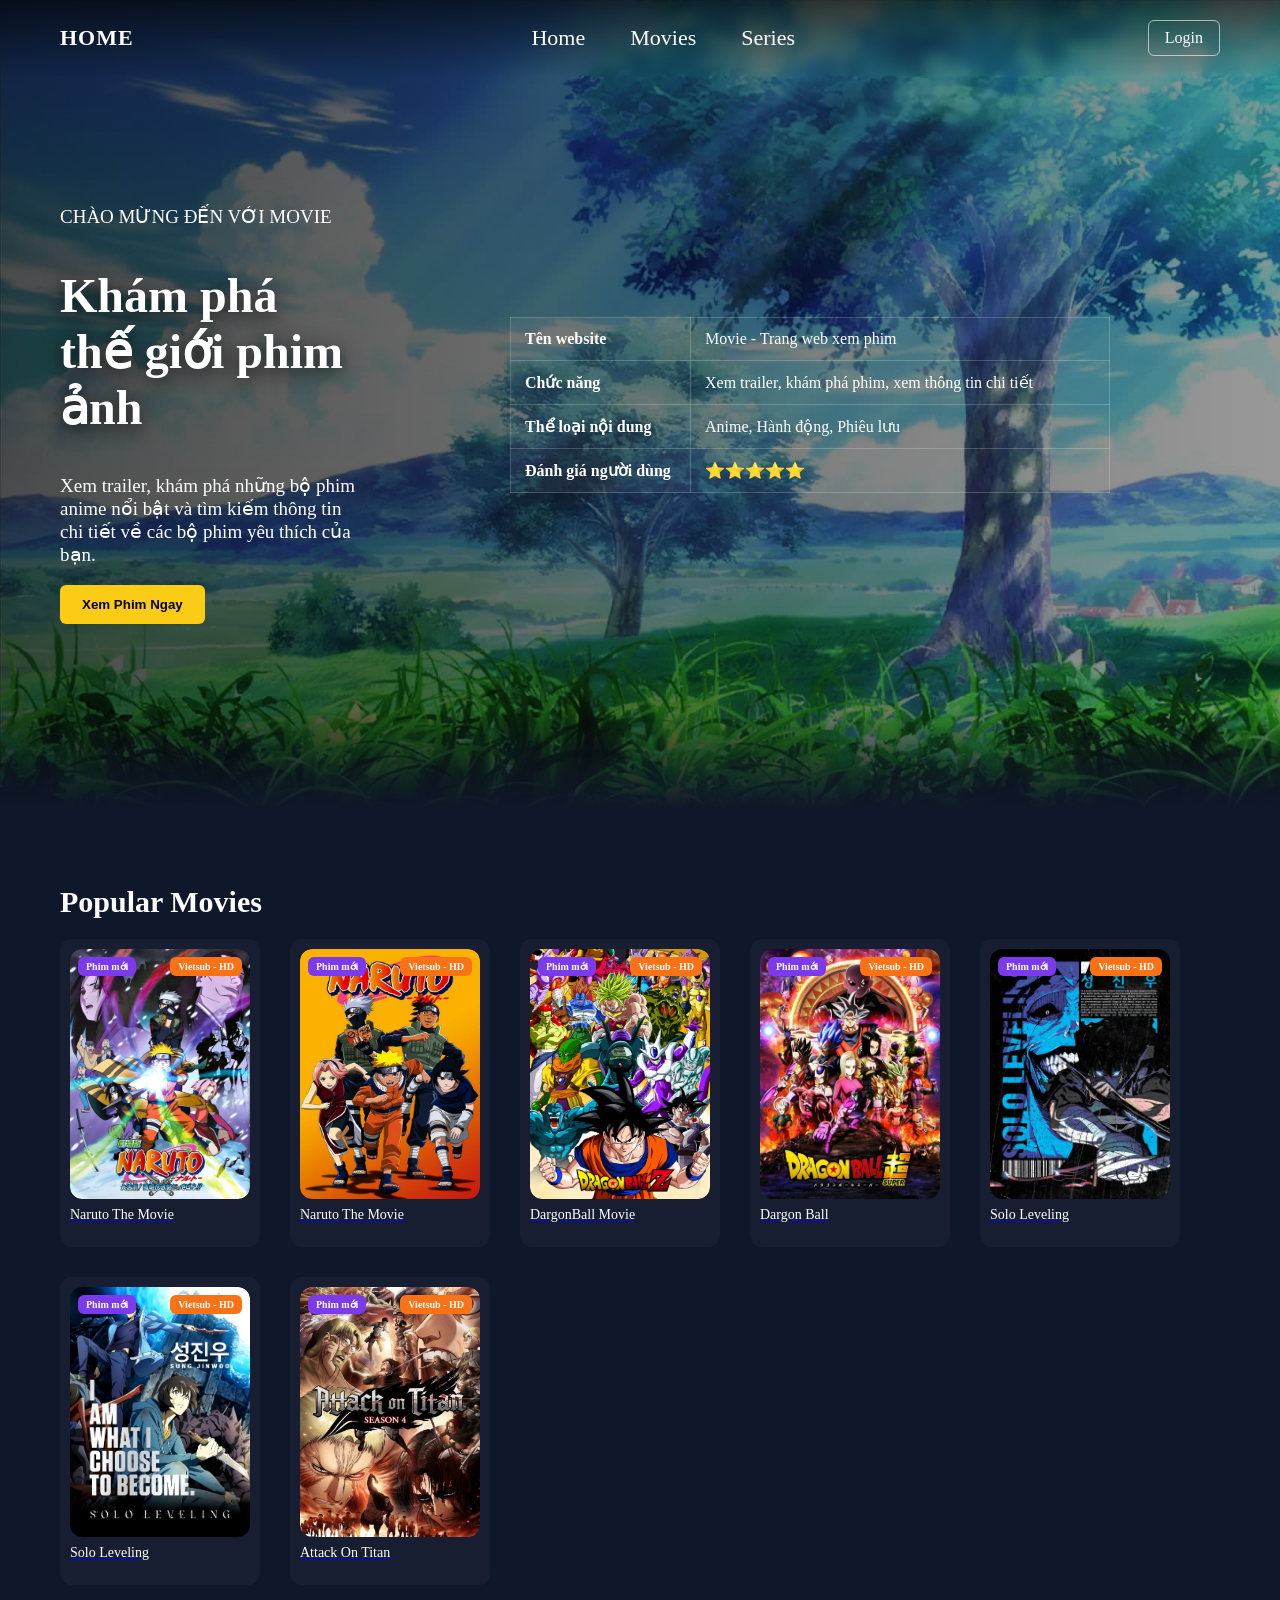
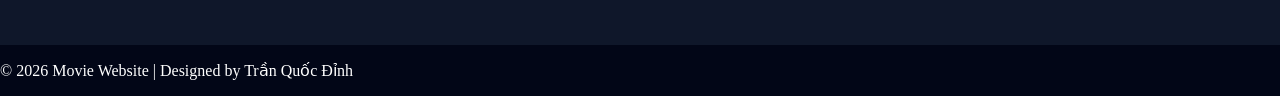
<file: index.html>
<!Doctype html>
<!-- update -->
<html lang="vi">

<head>
    <meta charset="utf-8">
    <title> Phim Peak</title>
    <link rel="stylesheet" href="css/stylehome.css">

</head>



<body>
    <!-- checkbox ẩn -->
    <input type="checkbox" id="openLogin" hidden>

    <header class="header">
        <div class="logo">HOME</div>

        <nav class="menu">
            <a href="index.html">Home</a>
            <a href="Movie.html">Movies</a>
            <a href="#">Series</a>
        </nav>

        <!-- nút login -->
        <label for="openLogin" class="btn-login">Login</label>
    </header>






    <section class="hero">

        <!-- KHỐI TEXT -->
        <div class="hero-content">
            <p class="tag">CHÀO MỪNG ĐẾN VỚI MOVIE</p>

			<h1 class="title">Khám phá thế giới phim ảnh</h1>

			<p class="desc">
  				Xem trailer, khám phá những bộ phim anime nổi bật và tìm kiếm
  				thông tin chi tiết về các bộ phim yêu thích của bạn.
				</p>

            <a href="movie.html" alt="movie"><button class="btn-watch">Xem Phim Ngay</button></a>
        </div>




	
        <table class="movie-info">
          <tr>
  <th>Tên website</th>
  <td>Movie - Trang web xem phim</td>
</tr>

<tr>
  <th>Chức năng</th>
  <td>Xem trailer, khám phá phim, xem thông tin chi tiết</td>
</tr>

<tr>
  <th>Thể loại nội dung</th>
  <td>Anime, Hành động, Phiêu lưu</td>
</tr>

<tr>
  <th>Đánh giá người dùng</th>
  <td>⭐⭐⭐⭐⭐</td>
</tr>
        </table>
	
    </section>



    <section class="movie-list">

        <h2 class="section-title">Popular Movies</h2>

        <div class="movie-slider">
	
	<a href="naruto/naruto.html" class="movie-link">
            <div class="movie-card">
                <div class="poster">
                <img src="asset/naruto.jpg" alt="">
                <span class="badge top">Phim mới</span>
                <span class="badge right">Vietsub - HD</span>
                </div>
            <p class="movie-title">Naruto The Movie</p>
            </div>
		</a>
		
            
	<a href="naruto/naruto1.html" class="movie-link">
            <div class="movie-card">
                <div class="poster">
                <img src="asset/naruto1.jpg" alt="">
                <span class="badge top">Phim mới</span>
                <span class="badge right">Vietsub - HD</span>
                </div>
            <p class="movie-title">Naruto The Movie</p>
            </div>
		</a>
	<a href="Dargonball/dargonball.html" class="movie-link">
            <div class="movie-card">
                <div class="poster">
                <img src="asset/dargonball.jpg" alt="">
                <span class="badge top">Phim mới</span>
                <span class="badge right">Vietsub - HD</span>
                </div>
            <p class="movie-title">DargonBall Movie</p>
            </div>
		</a>

	<a href="Dargonball/dargonball1.html" class="movie-link">
            <div class="movie-card">
                <div class="poster">
                <img src="asset/dargonball1.jpg" alt="">
                <span class="badge top">Phim mới</span>
                <span class="badge right">Vietsub - HD</span>
                </div>
            <p class="movie-title">Dargon Ball</p>
            </div>
		</a>
	<a href="Sololeveling/solo.html" class="movie-link">
            <div class="movie-card">
                <div class="poster">
                <img src="asset/solo.jpg" alt="">
                <span class="badge top">Phim mới</span>
                <span class="badge right">Vietsub - HD</span>
                </div>
            <p class="movie-title">Solo Leveling</p>
            </div>
		</a>
	<a href="Sololeveling/solo1.html" class="movie-link">
            <div class="movie-card">
                <div class="poster">
                <img src="asset/solo1.jpg" alt="">
                <span class="badge top">Phim mới</span>
                <span class="badge right">Vietsub - HD</span>
                </div>
            <p class="movie-title">Solo Leveling </p>
            </div>
		</a>
	<a href="Titan/titan.html" class="movie-link">
            <div class="movie-card">
                <div class="poster">
                <img src="asset/attack.jpg" alt="">
                <span class="badge top">Phim mới</span>
                <span class="badge right">Vietsub - HD</span>
                </div>
            <p class="movie-title">Attack On Titan</p>
            </div>
		</a>




        </div>

    </section>




    <div class="login-modal">
        <div class="login-box">

            <!-- nút đóng -->
            <label for="openLogin" class="close-btn">✖</label>

            <form action="action_page.html">
                <label for="tk">Tài khoản:</label><br>
                <input type="text" id="tk" name="tk"><br>

                <label for="mk">Mật Khẩu:</label><br>
                <input type="password" id="mk" name="mk"><br><br>

                <input type="submit" value="Đăng Nhập">

                <div class="login-links">
                    <a href="#">Forgot password?</a>
                    <a href="#">Create account</a>
                </div>
            </form>

        </div>
    </div>
<footer class="footer">
  <p>© 2026 Movie Website | Designed by Trần Quốc Đỉnh</p>
</footer>

</body>

<script>
  window.addEventListener("load", () => {
    document.body.classList.add("loaded");
  });
</script>







</html>
</file>
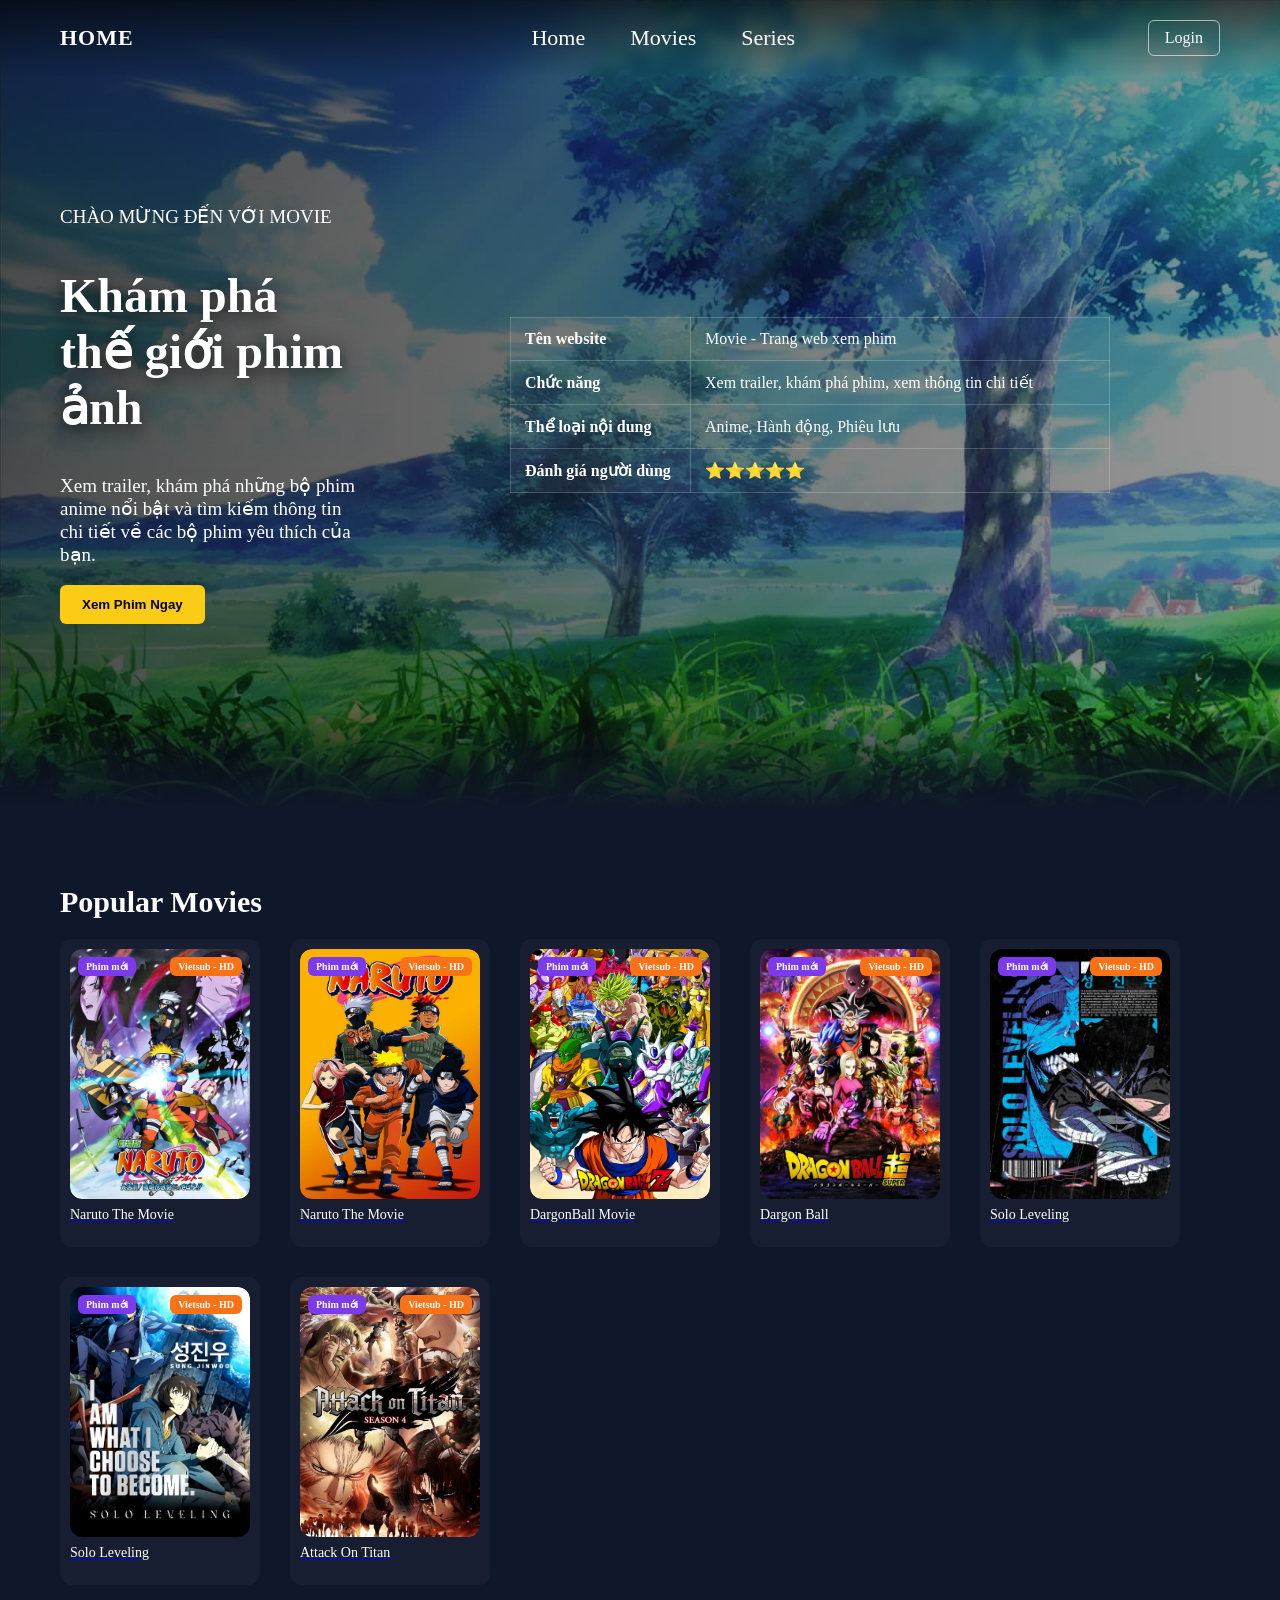
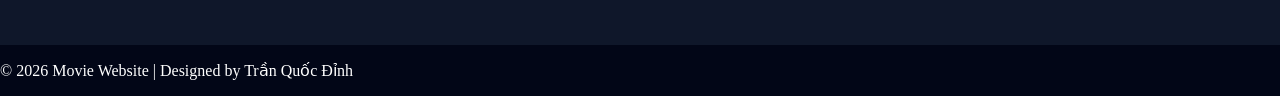
<file: home.html>
<!Doctype html>

<html lang="vi">

<head>
    <meta charset="utf-8">
    <title> Phim Peak</title>
    <link rel="stylesheet" href="css/stylehome.css">

</head>



<body>
    <!-- checkbox ẩn -->
    <input type="checkbox" id="openLogin" hidden>

    <header class="header">
        <div class="logo">HOME</div>

        <nav class="menu">
            <a href="home.html">Home</a>
            <a href="Movie.html">Movies</a>
            <a href="#">Series</a>
        </nav>

        <!-- nút login -->
        <label for="openLogin" class="btn-login">Login</label>
    </header>






    <section class="hero">

        <!-- KHỐI TEXT -->
        <div class="hero-content">
            <p class="tag">CHÀO MỪNG ĐẾN VỚI MOVIE</p>

			<h1 class="title">Khám phá thế giới phim ảnh</h1>

			<p class="desc">
  				Xem trailer, khám phá những bộ phim anime nổi bật và tìm kiếm
  				thông tin chi tiết về các bộ phim yêu thích của bạn.
				</p>

            <a href="movie.html" alt="movie"><button class="btn-watch">Xem Phim Ngay</button></a>
        </div>




	
        <table class="movie-info">
          <tr>
  <th>Tên website</th>
  <td>Movie - Trang web xem phim</td>
</tr>

<tr>
  <th>Chức năng</th>
  <td>Xem trailer, khám phá phim, xem thông tin chi tiết</td>
</tr>

<tr>
  <th>Thể loại nội dung</th>
  <td>Anime, Hành động, Phiêu lưu</td>
</tr>

<tr>
  <th>Đánh giá người dùng</th>
  <td>⭐⭐⭐⭐⭐</td>
</tr>
        </table>
	
    </section>



    <section class="movie-list">

        <h2 class="section-title">Popular Movies</h2>

        <div class="movie-slider">
	
	<a href="naruto/naruto.html" class="movie-link">
            <div class="movie-card">
                <div class="poster">
                <img src="asset/naruto.jpg" alt="">
                <span class="badge top">Phim mới</span>
                <span class="badge right">Vietsub - HD</span>
                </div>
            <p class="movie-title">Naruto The Movie</p>
            </div>
		</a>
		
            
	<a href="naruto/naruto1.html" class="movie-link">
            <div class="movie-card">
                <div class="poster">
                <img src="asset/naruto1.jpg" alt="">
                <span class="badge top">Phim mới</span>
                <span class="badge right">Vietsub - HD</span>
                </div>
            <p class="movie-title">Naruto The Movie</p>
            </div>
		</a>
	<a href="Dargonball/dargonball.html" class="movie-link">
            <div class="movie-card">
                <div class="poster">
                <img src="asset/dargonball.jpg" alt="">
                <span class="badge top">Phim mới</span>
                <span class="badge right">Vietsub - HD</span>
                </div>
            <p class="movie-title">DargonBall Movie</p>
            </div>
		</a>

	<a href="Dargonball/dargonball1.html" class="movie-link">
            <div class="movie-card">
                <div class="poster">
                <img src="asset/dargonball1.jpg" alt="">
                <span class="badge top">Phim mới</span>
                <span class="badge right">Vietsub - HD</span>
                </div>
            <p class="movie-title">Dargon Ball</p>
            </div>
		</a>
	<a href="sololeveling/solo.html" class="movie-link">
            <div class="movie-card">
                <div class="poster">
                <img src="asset/solo.jpg" alt="">
                <span class="badge top">Phim mới</span>
                <span class="badge right">Vietsub - HD</span>
                </div>
            <p class="movie-title">Solo Leveling</p>
            </div>
		</a>
	<a href="sololeveling/solo1.html" class="movie-link">
            <div class="movie-card">
                <div class="poster">
                <img src="asset/solo1.jpg" alt="">
                <span class="badge top">Phim mới</span>
                <span class="badge right">Vietsub - HD</span>
                </div>
            <p class="movie-title">Solo Leveling </p>
            </div>
		</a>
	<a href="Titan/titan.html" class="movie-link">
            <div class="movie-card">
                <div class="poster">
                <img src="asset/attack.jpg" alt="">
                <span class="badge top">Phim mới</span>
                <span class="badge right">Vietsub - HD</span>
                </div>
            <p class="movie-title">Attack On Titan</p>
            </div>
		</a>




        </div>

    </section>




    <div class="login-modal">
        <div class="login-box">

            <!-- nút đóng -->
            <label for="openLogin" class="close-btn">✖</label>

            <form action="action_page.html">
                <label for="tk">Tài khoản:</label><br>
                <input type="text" id="tk" name="tk"><br>

                <label for="mk">Mật Khẩu:</label><br>
                <input type="password" id="mk" name="mk"><br><br>

                <input type="submit" value="Đăng Nhập">

                <div class="login-links">
                    <a href="#">Forgot password?</a>
                    <a href="#">Create account</a>
                </div>
            </form>

        </div>
    </div>
<footer class="footer">
  <p>© 2026 Movie Website | Designed by Trần Quốc Đỉnh</p>
</footer>

</body>

<script>
  window.addEventListener("load", () => {
    document.body.classList.add("loaded");
  });
</script>







</html>
</file>
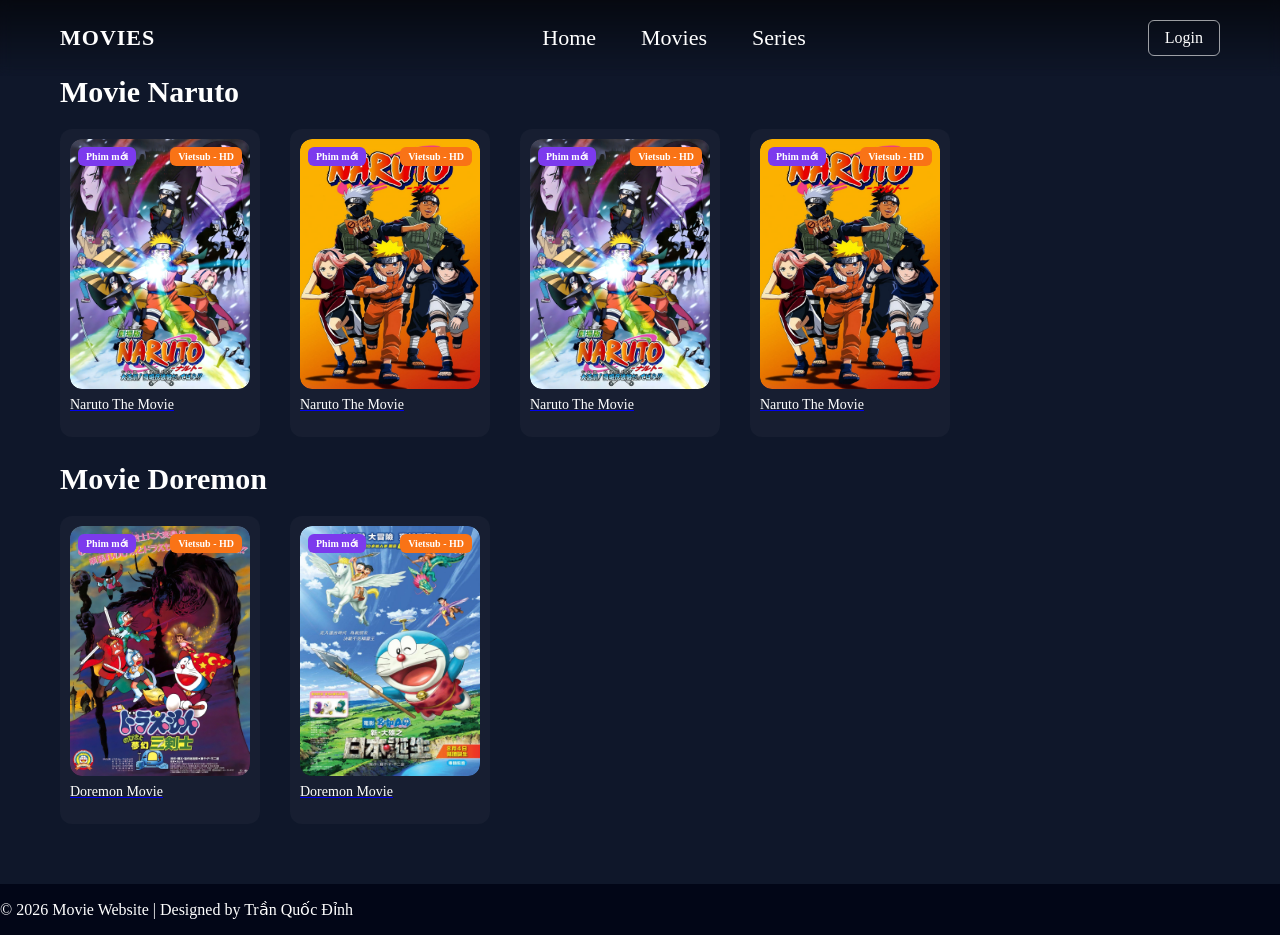
<file: Movie.html>
<!Doctype html>

<html lang="vi">

<head>
    <meta charset="utf-8">
    <title> Phim Peak</title>
    <link rel="stylesheet" href="css/stylehome.css">

</head>




<body>
    <!-- checkbox ẩn -->
    <input type="checkbox" id="openLogin" hidden>

    <header class="header">
        <div class="logo">MOVIES</div>

        <nav class="menu">
            <a href="index.html">Home</a>
            <a href="Movie.html">Movies</a>
            <a href="#">Series</a>
        </nav>

        <!-- nút login -->
        <label for="openLogin" class="btn-login">Login</label>
    </header>



    <section class="movie-list">

        <h2 class="section-title">Movie Naruto</h2>

        <div class="movie-slider">
	
	<a href="naruto/naruto.html" class="movie-link">
            <div class="movie-card">
                <div class="poster">
                <img src="asset/naruto.jpg" alt="">
                <span class="badge top">Phim mới</span>
                <span class="badge right">Vietsub - HD</span>
                </div>
            <p class="movie-title">Naruto The Movie</p>
            </div>

		</a>
		
            <a href="naruto/naruto1.html" class="movie-link">
            <div class="movie-card">
                <div class="poster">
                <img src="asset/naruto1.jpg" alt="">
                <span class="badge top">Phim mới</span>
                <span class="badge right">Vietsub - HD</span>
                </div>
            <p class="movie-title">Naruto The Movie</p>
            </div>
	  </a>

           <a href="naruto/naruto.html" class="movie-link">
            <div class="movie-card">
                <div class="poster">
                <img src="asset/naruto.jpg" alt="">
                <span class="badge top">Phim mới</span>
                <span class="badge right">Vietsub - HD</span>
                </div>
            <p class="movie-title">Naruto The Movie</p>
            </div>

		</a>

  	 <a href="naruto/naruto1.html" class="movie-link">
            <div class="movie-card">
                <div class="poster">
                <img src="asset/naruto1.jpg" alt="">
                <span class="badge top">Phim mới</span>
                <span class="badge right">Vietsub - HD</span>
                </div>
            <p class="movie-title">Naruto The Movie</p>
            </div>
	  </a>

        </div>

	<h2 class="section-title">Movie Doremon</h2>

	
        <div class="movie-slider">
		<a href="Doreamon/doremon.html" class="movie-link">
            	<div class="movie-card">
                <div class="poster">
                <img src="asset/doremon.jpg" alt="">
                <span class="badge top">Phim mới</span>
                <span class="badge right">Vietsub - HD</span>
                </div>
           	<p class="movie-title">Doremon Movie</p>
            	</div>
		</a>


		<a href="Doreamon/doremon1.html" class="movie-link">
            	<div class="movie-card">
                <div class="poster">
                <img src="asset/doremon1.jpg" alt="">
                <span class="badge top">Phim mới</span>
                <span class="badge right">Vietsub - HD</span>
                </div>
           	<p class="movie-title">Doremon Movie</p>
            	</div>
		</a>


        </div>


    </section>




    <div class="login-modal">
        <div class="login-box">

            <!-- nút đóng -->
            <label for="openLogin" class="close-btn">✖</label>

            <form action="action_page.html">
                <label for="tk">Tài khoản:</label><br>
                <input type="text" id="tk" name="tk"><br>

                <label for="mk">Mật Khẩu:</label><br>
                <input type="password" id="mk" name="mk"><br><br>

                <input type="submit" value="Đăng Nhập">

                <div class="login-links">
                    <a href="#">Forgot password?</a>
                    <a href="#">Create account</a>
                </div>
            </form>

        </div>
    </div>
<footer class="footer">
  <p>© 2026 Movie Website | Designed by Trần Quốc Đỉnh</p>
</footer>

</body>

<script>
  window.addEventListener("load", () => {
    document.body.classList.add("loaded");
  });
</script>







</html>
</file>
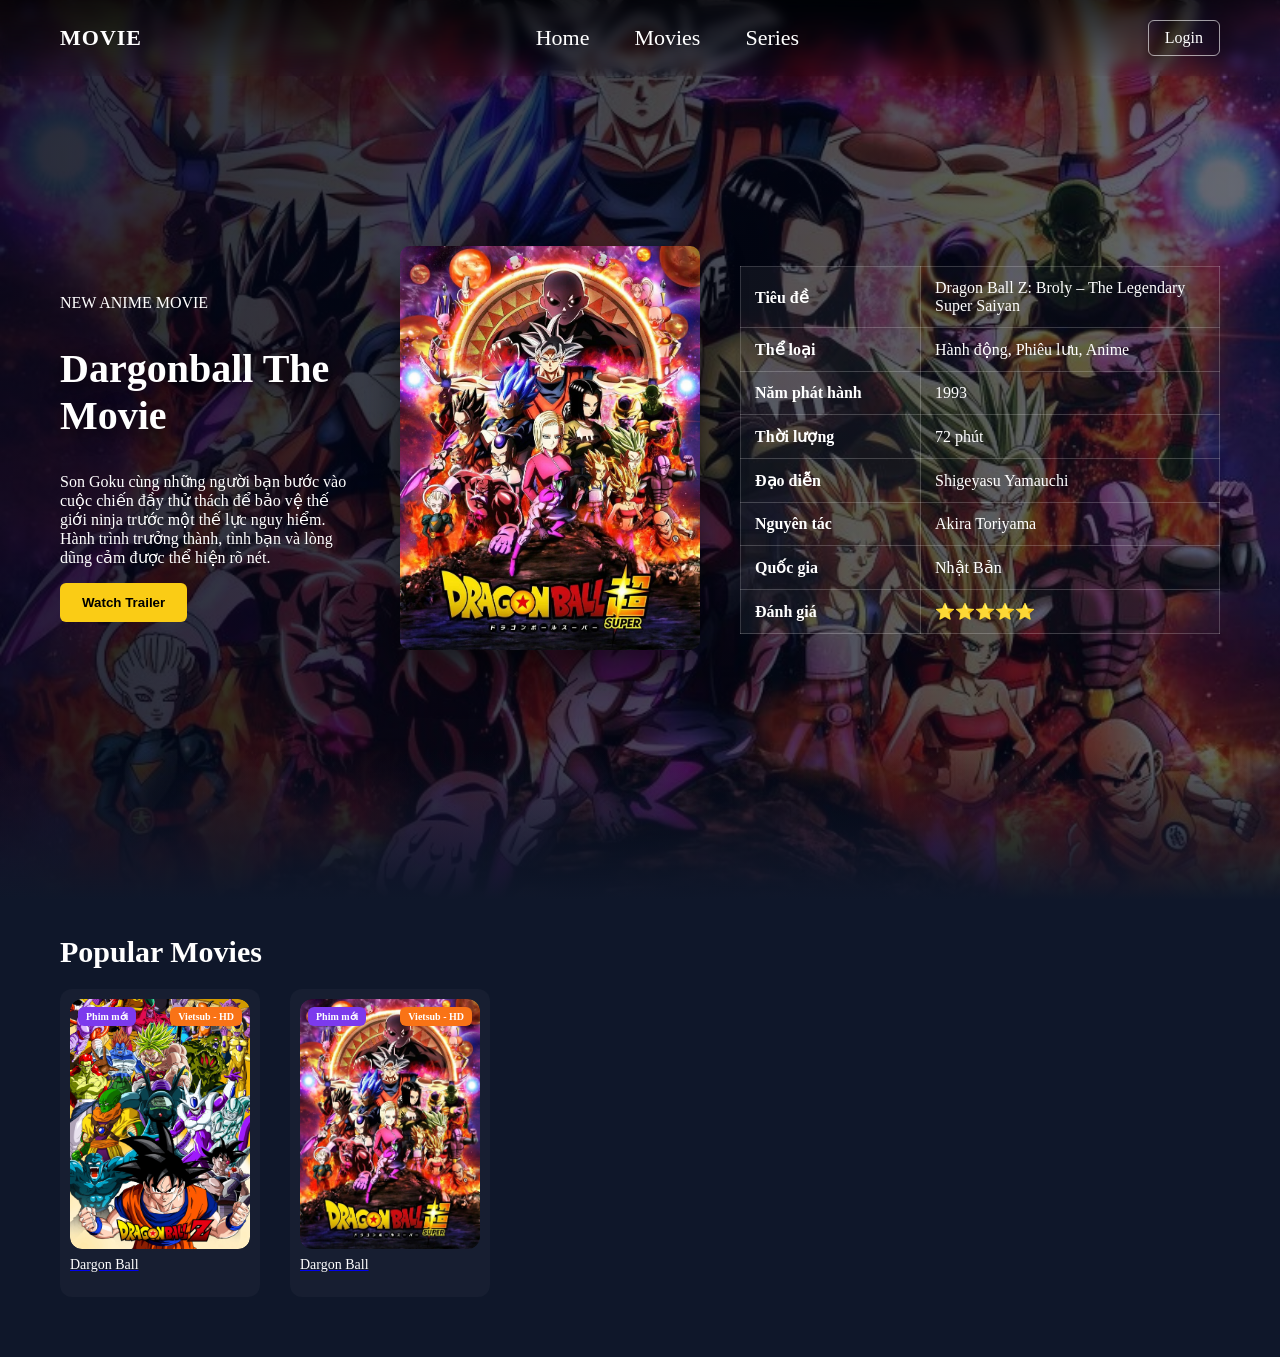
<file: Dargonball/dargonball1.html>
<!Doctype html>

<html lang="vi">

<head>
    <meta charset="utf-8">
    <title> Phim Peak</title>
    <link rel="stylesheet" href="../css/style.css">

</head>



<body>
    <!-- checkbox ẩn -->
    <input type="checkbox" id="openLogin" hidden>

    <header class="header">
        <div class="logo">MOVIE</div>

        <nav class="menu">
            <a href="../index.html">Home</a>
            <a href="../Movie.html">Movies</a>
            <a href="#">Series</a>
        </nav>

        <!-- nút login -->
        <label for="openLogin" class="btn-login">Login</label>
    </header>






    <section class="hero hero_dargonball1">

        <!-- KHỐI TEXT -->
        <div class="hero-content">
            <p class="tag">NEW ANIME MOVIE</p>
            <h1 class="title">Dargonball The Movie</h1>
            <p class="desc">
                Son Goku cùng những người bạn bước vào cuộc chiến đầy thử thách 
để bảo vệ thế giới ninja trước một thế lực nguy hiểm. 
Hành trình trưởng thành, tình bạn và lòng dũng cảm được thể hiện rõ nét.
            </p>
            <button class="btn-watch">Watch Trailer</button>
        </div>


        <!-- SLIDER -->
        <div class="slider">
            <!-- poster phim sẽ nằm đây -->
            <img src="../asset/dargonball1.jpg" alt="Poster dargon">
        </div>

 <table class="movie-info">
<tr>
  <th>Tiêu đề</th>
  <td>Dragon Ball Z: Broly – The Legendary Super Saiyan</td>
</tr>
<tr>
  <th>Thể loại</th>
  <td>Hành động, Phiêu lưu, Anime</td>
</tr>
<tr>
  <th>Năm phát hành</th>
  <td>1993</td>
</tr>
<tr>
  <th>Thời lượng</th>
  <td>72 phút</td>
</tr>
<tr>
  <th>Đạo diễn</th>
  <td>Shigeyasu Yamauchi</td>
</tr>
<tr>
  <th>Nguyên tác</th>
  <td>Akira Toriyama</td>
</tr>
<tr>
  <th>Quốc gia</th>
  <td>Nhật Bản</td>
</tr>
<tr>
  <th>Đánh giá</th>
  <td>⭐⭐⭐⭐⭐</td>
</tr>
</table>
	
    </section>



    <section class="movie-list">

        <h2 class="section-title">Popular Movies</h2>

        <div class="movie-slider">

         <a href="dargonball.html" class="movie-link">
            <div class="movie-card">
                <div class="poster">
                <img src="../asset/dargonball.jpg" alt="">
                <span class="badge top">Phim mới</span>
                <span class="badge right">Vietsub - HD</span>
                </div>
            <p class="movie-title">Dargon Ball</p>
            </div>
		</a>


		<a href="dargonball1.html" class="movie-link">
         	   <div class="movie-card">
                <div class="poster">
                <img src="../asset/dargonball1.jpg" alt="">
                <span class="badge top">Phim mới</span>
                <span class="badge right">Vietsub - HD</span>
                </div>
           	 <p class="movie-title">Dargon Ball</p>
            	</div>
		</a>


        </div>

    </section>




    <div class="login-modal">
        <div class="login-box">

            <!-- nút đóng -->
            <label for="openLogin" class="close-btn">✖</label>

            <form action="action_page.html">
                <label for="tk">Tài khoản:</label><br>
                <input type="text" id="tk" name="tk"><br>

                <label for="mk">Mật Khẩu:</label><br>
                <input type="password" id="mk" name="mk"><br><br>

                <input type="submit" value="Đăng Nhập">

                <div class="login-links">
                    <a href="#">Forgot password?</a>
                    <a href="#">Create account</a>
                </div>
            </form>

        </div>
    </div>

</body>
<script>
  window.addEventListener("load", () => {
    document.body.classList.add("loaded");
  });
</script>





</html>
</file>
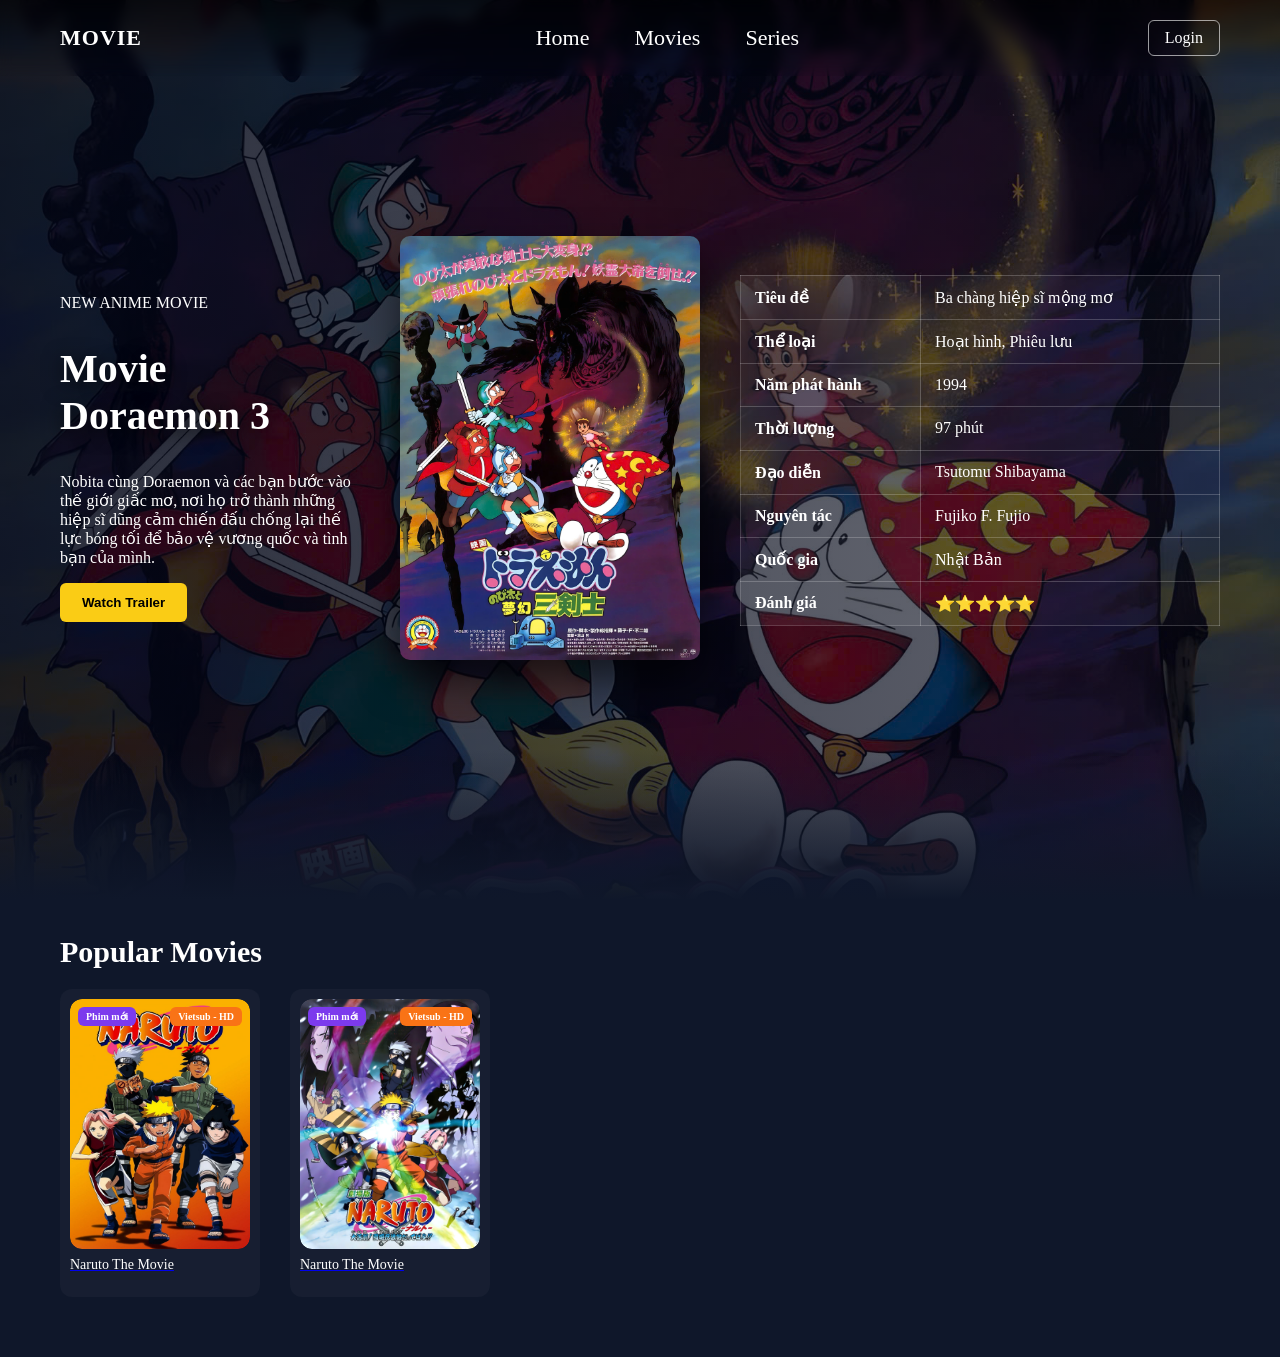
<file: Doreamon/doremon.html>
<!Doctype html>

<html lang="vi">

<head>
    <meta charset="utf-8">
    <title> Phim Peak</title>
    <link rel="stylesheet" href="../css/style.css">

</head>



<body>
    <!-- checkbox ẩn -->
    <input type="checkbox" id="openLogin" hidden>

    <header class="header">
        <div class="logo">MOVIE</div>

        <nav class="menu">
            <a href="../index.html">Home</a>
            <a href="../Movie.html">Movies</a>
            <a href="#">Series</a>
        </nav>

        <!-- nút login -->
        <label for="openLogin" class="btn-login">Login</label>
    </header>






    <section class="hero hero_doremon">

        <!-- KHỐI TEXT -->
        <div class="hero-content">
            <p class="tag">NEW ANIME MOVIE</p>
            <h1 class="title">Movie<br> Doraemon 3</h1>
            <p class="desc">
               Nobita cùng Doraemon và các bạn bước vào thế giới giấc mơ,
nơi họ trở thành những hiệp sĩ dũng cảm chiến đấu chống lại
thế lực bóng tối để bảo vệ vương quốc và tình bạn của mình.
            </p>
            <button class="btn-watch">Watch Trailer</button>
        </div>


        <!-- SLIDER -->
        <div class="slider">
            <!-- poster phim sẽ nằm đây -->
            <img src="../asset/doremon.jpg" alt="Poster Naruto">
        </div>

        <table class="movie-info">
  <tr>
    <th>Tiêu đề</th>
    <td>Ba chàng hiệp sĩ mộng mơ</td>
  </tr>

  <tr>
    <th>Thể loại</th>
    <td>Hoạt hình, Phiêu lưu</td>
  </tr>

  <tr>
    <th>Năm phát hành</th>
    <td>1994</td>
  </tr>

  <tr>
    <th>Thời lượng</th>
    <td>97 phút</td>
  </tr>

  <tr>
    <th>Đạo diễn</th>
    <td>Tsutomu Shibayama</td>
  </tr>

  <tr>
    <th>Nguyên tác</th>
    <td>Fujiko F. Fujio</td>
  </tr>

  <tr>
    <th>Quốc gia</th>
    <td>Nhật Bản</td>
  </tr>

  <tr>
    <th>Đánh giá</th>
    <td>⭐⭐⭐⭐⭐</td>
  </tr>
</table>
	
    </section>



    <section class="movie-list">

        <h2 class="section-title">Popular Movies</h2>

        <div class="movie-slider">

         <a href="../naruto/naruto1.html" class="movie-link">
            <div class="movie-card">
                <div class="poster">
                <img src="../asset/naruto1.jpg" alt="">
                <span class="badge top">Phim mới</span>
                <span class="badge right">Vietsub - HD</span>
                </div>
            <p class="movie-title">Naruto The Movie</p>
            </div>
		</a>


		<a href="../naruto/naruto.html" class="movie-link">
         	   <div class="movie-card">
                <div class="poster">
                <img src="../asset/naruto.jpg" alt="">
                <span class="badge top">Phim mới</span>
                <span class="badge right">Vietsub - HD</span>
                </div>
           	 <p class="movie-title">Naruto The Movie</p>
            	</div>
		</a>


        </div>

    </section>




    <div class="login-modal">
        <div class="login-box">

            <!-- nút đóng -->
            <label for="openLogin" class="close-btn">✖</label>

            <form action="action_page.html">
                <label for="tk">Tài khoản:</label><br>
                <input type="text" id="tk" name="tk"><br>

                <label for="mk">Mật Khẩu:</label><br>
                <input type="password" id="mk" name="mk"><br><br>

                <input type="submit" value="Đăng Nhập">

                <div class="login-links">
                    <a href="#">Forgot password?</a>
                    <a href="#">Create account</a>
                </div>
            </form>

        </div>
    </div>

</body>
<script>
  window.addEventListener("load", () => {
    document.body.classList.add("loaded");
  });
</script>





</html>
</file>
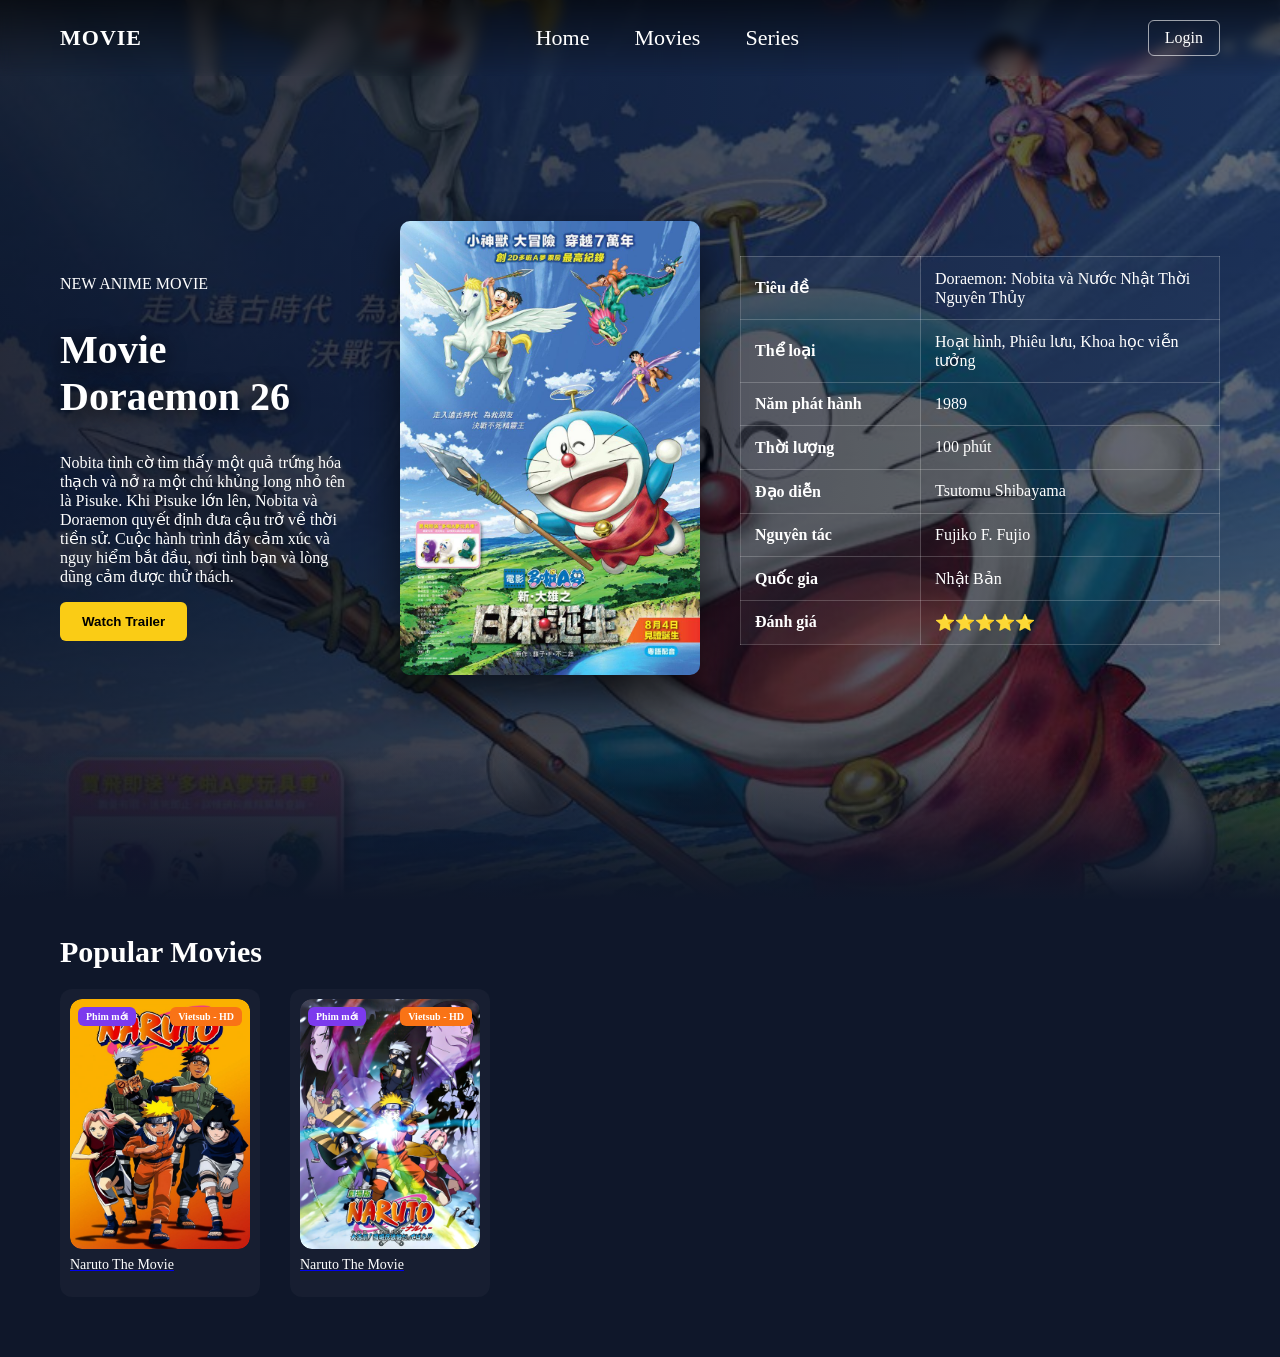
<file: Doreamon/doremon1.html>
<!Doctype html>

<html lang="vi">

<head>
    <meta charset="utf-8">
    <title> Phim Peak</title>
    <link rel="stylesheet" href="../css/style.css">

</head>



<body>
    <!-- checkbox ẩn -->
    <input type="checkbox" id="openLogin" hidden>

    <header class="header">
        <div class="logo">MOVIE</div>

        <nav class="menu">
            <a href="../index.html">Home</a>
            <a href="../Movie.html">Movies</a>
            <a href="#">Series</a>
        </nav>

        <!-- nút login -->
        <label for="openLogin" class="btn-login">Login</label>
    </header>






    <section class="hero hero_doremon1">

        <!-- KHỐI TEXT -->
        <div class="hero-content">
            <p class="tag">NEW ANIME MOVIE</p>
            <h1 class="title">Movie<br> Doraemon 26</h1>
            <p class="desc">
              Nobita tình cờ tìm thấy một quả trứng hóa thạch và nở ra một chú khủng long nhỏ tên là Pisuke. 
Khi Pisuke lớn lên, Nobita và Doraemon quyết định đưa cậu trở về thời tiền sử. 
Cuộc hành trình đầy cảm xúc và nguy hiểm bắt đầu, nơi tình bạn và lòng dũng cảm được thử thách.
            </p>
            <button class="btn-watch">Watch Trailer</button>
        </div>


        <!-- SLIDER -->
        <div class="slider">
            <!-- poster phim sẽ nằm đây -->
            <img src="../asset/doremon1.jpg" alt="Poster Doremon">
        </div>

        <table class="movie-info">
  <tr>
  <th>Tiêu đề</th>
  <td>Doraemon: Nobita và Nước Nhật Thời Nguyên Thủy</td>
</tr>
<tr>
  <th>Thể loại</th>
  <td>Hoạt hình, Phiêu lưu, Khoa học viễn tưởng</td>
</tr>
<tr>
  <th>Năm phát hành</th>
  <td>1989</td>
</tr>
<tr>
  <th>Thời lượng</th>
  <td>100 phút</td>
</tr>
<tr>
  <th>Đạo diễn</th>
  <td>Tsutomu Shibayama</td>
</tr>
<tr>
  <th>Nguyên tác</th>
  <td>Fujiko F. Fujio</td>
</tr>
<tr>
  <th>Quốc gia</th>
  <td>Nhật Bản</td>
</tr>
<tr>
  <th>Đánh giá</th>
  <td>⭐⭐⭐⭐⭐</td>
</tr>
</table>
	
    </section>



    <section class="movie-list">

        <h2 class="section-title">Popular Movies</h2>

        <div class="movie-slider">

         <a href="../naruto/naruto1.html" class="movie-link">
            <div class="movie-card">
                <div class="poster">
                <img src="../asset/naruto1.jpg" alt="">
                <span class="badge top">Phim mới</span>
                <span class="badge right">Vietsub - HD</span>
                </div>
            <p class="movie-title">Naruto The Movie</p>
            </div>
		</a>


		<a href="../naruto/naruto.html" class="movie-link">
         	   <div class="movie-card">
                <div class="poster">
                <img src="../asset/naruto.jpg" alt="">
                <span class="badge top">Phim mới</span>
                <span class="badge right">Vietsub - HD</span>
                </div>
           	 <p class="movie-title">Naruto The Movie</p>
            	</div>
		</a>


        </div>

    </section>




    <div class="login-modal">
        <div class="login-box">

            <!-- nút đóng -->
            <label for="openLogin" class="close-btn">✖</label>

            <form action="action_page.html">
                <label for="tk">Tài khoản:</label><br>
                <input type="text" id="tk" name="tk"><br>

                <label for="mk">Mật Khẩu:</label><br>
                <input type="password" id="mk" name="mk"><br><br>

                <input type="submit" value="Đăng Nhập">

                <div class="login-links">
                    <a href="#">Forgot password?</a>
                    <a href="#">Create account</a>
                </div>
            </form>

        </div>
    </div>

</body>
<script>
  window.addEventListener("load", () => {
    document.body.classList.add("loaded");
  });
</script>





</html>
</file>
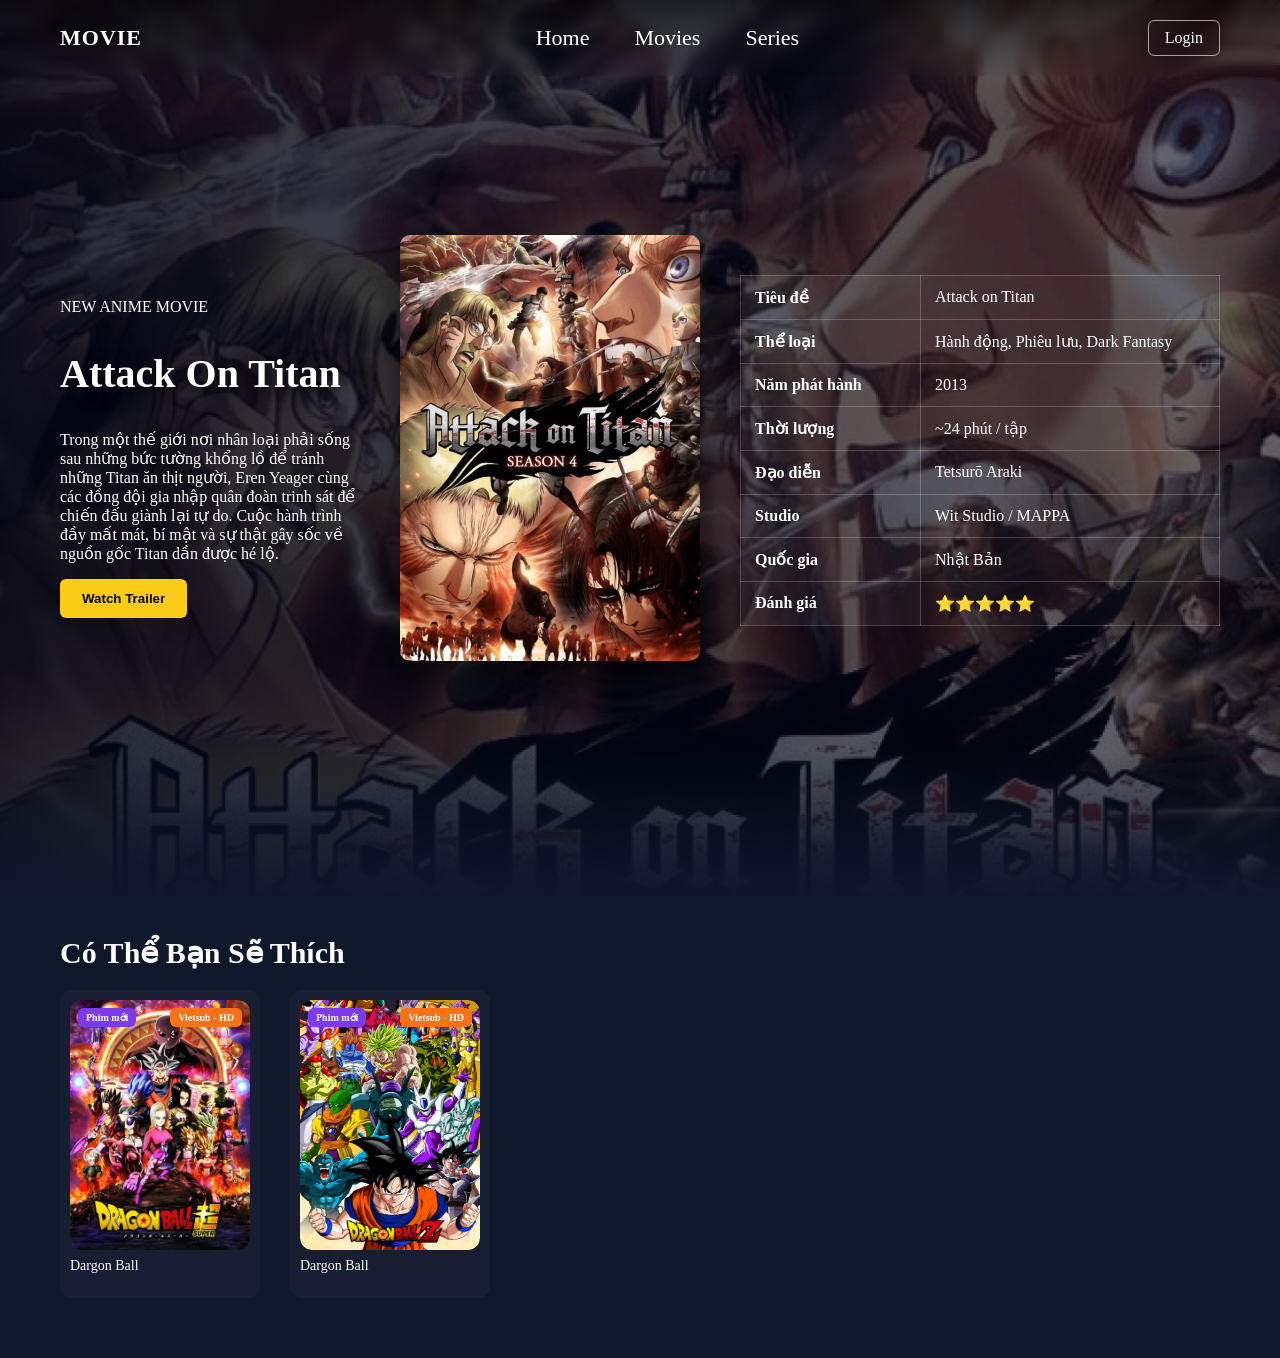
<file: Titan/titan.html>
<!Doctype html>

<html lang="vi">

<head>
    <meta charset="utf-8">
    <title> Phim Peak</title>
    <link rel="stylesheet" href="../css/style.css">

</head>



<body>
    <!-- checkbox ẩn -->
    <input type="checkbox" id="openLogin" hidden>

    <header class="header">
        <div class="logo">MOVIE</div>

        <nav class="menu">
            <a href="../index.html">Home</a>
            <a href="../Movie.html">Movies</a>
            <a href="#">Series</a>
        </nav>

        <!-- nút login -->
        <label for="openLogin" class="btn-login">Login</label>
    </header>






    <section class="hero hero_titan">

        <!-- KHỐI TEXT -->
        <div class="hero-content">
            <p class="tag">NEW ANIME MOVIE</p>
            <h1 class="title">Attack On Titan</h1>
            <p class="desc">
                Trong một thế giới nơi nhân loại phải sống sau những bức tường khổng lồ để tránh
những Titan ăn thịt người, Eren Yeager cùng các đồng đội gia nhập quân đoàn trinh sát
để chiến đấu giành lại tự do. Cuộc hành trình đầy mất mát, bí mật và sự thật gây sốc
về nguồn gốc Titan dần được hé lộ.
            </p>
            <button class="btn-watch">Watch Trailer</button>
        </div>


        <!-- SLIDER -->
        <div class="slider">
            <!-- poster phim sẽ nằm đây -->
            <img src="../asset/attack.jpg" alt="Poster dargon">
        </div>

<table class="movie-info">
<tr>
  <th>Tiêu đề</th>
  <td>Attack on Titan</td>
</tr>
<tr>
  <th>Thể loại</th>
  <td>Hành động, Phiêu lưu, Dark Fantasy</td>
</tr>
<tr>
  <th>Năm phát hành</th>
  <td>2013</td>
</tr>
<tr>
  <th>Thời lượng</th>
  <td>~24 phút / tập</td>
</tr>
<tr>
  <th>Đạo diễn</th>
  <td>Tetsurō Araki</td>
</tr>
<tr>
  <th>Studio</th>
  <td>Wit Studio / MAPPA</td>
</tr>
<tr>
  <th>Quốc gia</th>
  <td>Nhật Bản</td>
</tr>
<tr>
  <th>Đánh giá</th>
  <td>⭐⭐⭐⭐⭐</td>
</tr>
</table>
	
    </section>



    <section class="movie-list">

        <h2 class="section-title">Có Thể Bạn Sẽ Thích</h2>

        <div class="movie-slider">

         <a href="../Dargonball/dargonball1.html" class="movie-link">
            <div class="movie-card">
                <div class="poster">
                <img src="../asset/dargonball1.jpg" alt="">
                <span class="badge top">Phim mới</span>
                <span class="badge right">Vietsub - HD</span>
                </div>
            <p class="movie-title">Dargon Ball</p>
            </div>
		</a>


		<a href="../Dargonball/dargonball.html" class="movie-link">
         	   <div class="movie-card">
                <div class="poster">
                <img src="../asset/dargonball.jpg" alt="">
                <span class="badge top">Phim mới</span>
                <span class="badge right">Vietsub - HD</span>
                </div>
           	 <p class="movie-title">Dargon Ball</p>
            	</div>
		</a>


        </div>

    </section>




    <div class="login-modal">
        <div class="login-box">

            <!-- nút đóng -->
            <label for="openLogin" class="close-btn">✖</label>

            <form action="action_page.html">
                <label for="tk">Tài khoản:</label><br>
                <input type="text" id="tk" name="tk"><br>

                <label for="mk">Mật Khẩu:</label><br>
                <input type="password" id="mk" name="mk"><br><br>

                <input type="submit" value="Đăng Nhập">

                <div class="login-links">
                    <a href="#">Forgot password?</a>
                    <a href="#">Create account</a>
                </div>
            </form>

        </div>
    </div>

</body>
<script>
  window.addEventListener("load", () => {
    document.body.classList.add("loaded");
  });
</script>





</html>
</file>
<file: css/stylehome.css>
.header {
    position: absolute;
    /* 👈 QUAN TRỌNG */
    width: 100%;

    display: flex;
    justify-content: space-between;
    align-items: center;

    padding: 20px 60px;
    z-index: 10;
    backdrop-filter: blur(6px);
    background: linear-gradient(to bottom, rgba(0, 0, 0, 0.6), transparent);
}


* {
    box-sizing: border-box;
}

.logo {
    color: white;
    font-size: 22px;
    font-weight: 700;
    letter-spacing: 1px;
}

.menu a {
    color: white;
    text-decoration: none;
    margin-left: 45px;
    font-size: 22px;
    font-weight: 500;
    transition: 0.3s;

}

.menu a:hover {
    color: #facc15;
    transform: scale(1.3);
}



.btn-login {
    background: transparent;
    border: 1px solid rgba(255, 255, 255, 0.6);
    color: white;
    padding: 8px 16px;
    border-radius: 6px;
    cursor: pointer;
    transition: 0.3s;
}

.btn-login:hover {
    background: #facc15;
    color: black;
    border-color: #facc15;
}

.menu {
    display: flex;
    align-items: center;
}

.hero {
    display: flex;
    align-items: center;
    justify-content: flex-start;
    gap: 40px;
    padding: 100px 60px;
    min-height: 90vh;
    position: relative;
	background:
        linear-gradient(to right, rgba(0, 0, 0, 0.7), rgba(0, 0, 0, 0.4)),
        url("../asset/nen.png");

    background-size: cover;
    /*background-position: center;*/
    background-repeat: no-repeat;


}

.hero::after {
    content: "";
    position: absolute;
    bottom: 0;
    left: 0;
    width: 100%;
    height: 100px;

    background: linear-gradient(to bottom, rgba(0, 0, 0, 0), #0f172a);
}

.movie-info {
    width: 100%;
    max-width: 600px;
    margin: 40px auto;
    border-collapse: collapse;
    color: white;
}

.movie-info th,
.movie-info td {
    border: 1px solid rgba(255,255,255,0.2);
    padding: 12px 14px;
    text-align: left;
}

.movie-info th {
    width: 180px;
    background: rgba(255,255,255,0.05);
    font-weight: 600;
   
    
}

.movie-info tr:hover {
    background: rgba(255,255,255,0.03);
}

.movie-info td {
    background: rgba(255,255,255,0.02);
}

.movie{
	width:100%;
	padding:15px;
	background: rgba(2, 6, 23, 0.3);
	
	border-radius:10px;
	

}

.hero-content {
    max-width: 300px;
    color: white;
	
}

.hero-content h1 {
    text-shadow: 0 4px 20px rgba(0, 0, 0, 0.8);
    font-size: 48px;
    /*line-height: 1.1; khoảng cách chiều cao của chữ*/
}
.hero-content p{
	font-size:19px;

}
.slider img {
    width: 400px;
    height: auto;
    border-radius: 10px;
    box-shadow: 0 20px 40px rgba(0, 0, 0, 0.6);

}

.btn-watch {
    background: #facc15;
    color: #000;
    border: none;
    padding: 12px 22px;
    border-radius: 6px;
    font-weight: 600;
    cursor: pointer;
    transition: 0.3s;
}

.btn-watch:hover {
    transform: translateY(-2px);
    /*transform:scale(1.3) cũng được*/
    box-shadow: 0 10px 25px rgba(0, 0, 0, 0.4);
}



.movie-list {
    background: #0f172a;
    padding: 50px 50px 60px 60px;
}

.section-title {
    color: white;
    font-size: 30px;
    margin-bottom: 20px;
}

.movie-slider {
    display: flex;
    gap: 30px;
    flex-wrap: wrap; 
    overflow: hidden;
}

.movie-card {
    width: 200px;
    padding: 10px;
    border-radius: 12px;
    background: rgba(255,255,255,0.03);

}

.movie-card img {
    width: 180px;
    border-radius: 12px;
    transition: 0.3s;
    cursor: pointer;
}

.movie-card img:hover {
    transform: scale(1.1);
}

.poster {
    position: relative;
    border-radius: 12px;
    overflow: hidden;
}

.poster img {
    width: 100%;
    height: 250px;
    display: block;
}

.badge {
    position: absolute;
    padding: 4px 8px;
    font-size: 12px;
    border-radius: 6px;
    font-weight: 600;
    color: white;
}

.badge.top {
    top: 8px;
    left: 8px;
    background: #7c3aed;
    font-size:10px;
}

.badge.right {
    top: 8px;
    right: 8px;
    background: #f97316;
	font-size:10px;
}

.movie-title {
    color: white;
    margin-top: 8px;
    font-size: 14px;
}

/* modal nền */
.login-modal {
    position: fixed;
    inset: 0;
    background: rgba(0, 0, 0, 0.6);

    display: none;
    justify-content: center;
    align-items: center;
    z-index: 999;
}

/* khi checkbox được tick → hiện modal */
#openLogin:checked~.login-modal {
    display: flex;


}


/* khung form */
.login-box {

    width: 90%;
    max-width: 400px;
    height: 250px;
    background: #020617;
    padding: 25px;
    border-radius: 10px;
    position: relative;
    color: white;
}

/* nút đóng */
.close-btn {
    position: absolute;
    top: 10px;
    right: 12px;
    cursor: pointer;
    font-size: 18px;
}


.login-box input[type="text"],
.login-box input[type="password"] {
    width: 90%;
    padding: 6px;
    border-radius: 6px;
    border: 1px solid rgba(255, 255, 255, 0.2);

}

.login-box input[type="submit"] {
    width: 30%;
    background: linear-gradient(135deg, #facc15, #fbbf24);
    color: black;
    border: none;
    padding: 11px;
    border-radius: 8px;
    font-weight: 600;
    cursor: pointer;
    transition: 0.25s;
}



.login-box input:hover {
    border-color: orange;
    transform: scale(1.05);
}

.login-links {
    
    margin-top: 18px;
    display: flex;
    justify-content: space-between;
    font-size: 13px;
}

.login-links a {
    color: #2563eb;
    text-decoration: none;
}

.login-links a:hover {
    text-decoration: underline;
}


body {
 background: #020617;
    color: white;
    margin: 0;
opacity: 0;
    transition: opacity 0.4s ease;
}

body.loaded {
    opacity: 1;
}
</file>
<file: css/style.css>
.header {
    position: absolute;
    /* 👈 QUAN TRỌNG */
    width: 100%;

    display: flex;
    justify-content: space-between;
    align-items: center;

    padding: 20px 60px;
    z-index: 10;
    backdrop-filter: blur(6px);
    background: linear-gradient(to bottom, rgba(0, 0, 0, 0.6), transparent);
}


* {
    box-sizing: border-box;
}

.logo {
    color: white;
    font-size: 22px;
    font-weight: 700;
    letter-spacing: 1px;
}

.menu a {
    color: white;
    text-decoration: none;
    margin-left: 45px;
    font-size: 22px;
    font-weight: 500;
    transition: 0.3s;

}

.menu a:hover {
    color: #facc15;
    transform: scale(1.3);
}



.btn-login {
    background: transparent;
    border: 1px solid rgba(255, 255, 255, 0.6);
    color: white;
    padding: 8px 16px;
    border-radius: 6px;
    cursor: pointer;
    transition: 0.3s;
}

.btn-login:hover {
    background: #facc15;
    color: black;
    border-color: #facc15;
}

.menu {
    display: flex;
    align-items: center;
}

.hero {
    display: flex;
    align-items: center;
    justify-content: flex-start;
    gap: 40px;
    padding: 150px 60px;
    min-height: 100vh;
    background-size: cover;
    background-repeat: no-repeat;
    position: relative;

}


/* ===== HERO RIÊNG CHO NARUTO ===== */
.hero_naruto{
      background-image:
        linear-gradient(
            to right,
            rgba(2,6,23,0.85),
            rgba(2,6,23,0.6)
        ),

        url("../asset/naruto.jpg");

    background-size: cover;
    background-position: center;
}


/* ===== HERO RIÊNG CHO NARUTO1 ===== */
.hero_naruto1{
       background-image:
        linear-gradient(
            to right,
            rgba(2,6,23,0.85),
            rgba(2,6,23,0.6)
        ),

        url("../asset/naruto1.jpg");

    background-size: cover;
    background-position: center;
}

/* ===== HERO RIÊNG CHO Doremon ===== */
.hero_doremon{
       background-image:
        linear-gradient(
            to right,
            rgba(2,6,23,0.85),
            rgba(2,6,23,0.6)
        ),

        url("../asset/doremon.jpg");

    background-size: cover;
    background-position: center;
}


/* ===== HERO RIÊNG CHO Doremon1 ===== */
.hero_doremon1{
       background-image:
        linear-gradient(
            to right,
            rgba(2,6,23,0.85),
            rgba(2,6,23,0.6)
        ),

        url("../asset/doremon1.jpg");

    background-size: cover;
    background-position: center;

  /*  background:
  radial-gradient(circle at top, rgba(255, 183, 77, 0.4), transparent 60%),
  linear-gradient(to bottom, #f59e0b, #c2410c, #1e293b);*/
}

/* ===== HERO RIÊNG CHO SOLO===== */
.hero_solo{
    background-image:
        linear-gradient(
            to right,
            rgba(2,6,23,0.85),
            rgba(2,6,23,0.6)
        ),

        url("../asset/solo.jpg");

    background-size: cover;
    background-position: center;
}

/* ===== HERO RIÊNG CHO SOLO1===== */
.hero_solo1{
       background-image:
        linear-gradient(
            to right,
            rgba(2,6,23,0.85),
            rgba(2,6,23,0.6)
        ),

        url("../asset/solo1.jpg");

    background-size: cover;
    background-position: center;
}



/* ===== HERO RIÊNG CHO Dargon===== */
.hero_dargonball{
       background-image:
        linear-gradient(
            to right,
            rgba(2,6,23,0.85),
            rgba(2,6,23,0.6)
        ),

        url("../asset/dargonball.jpg");

    background-size: cover;
    background-position: center;
}

/* ===== HERO RIÊNG CHO Dargon===== */
.hero_dargonball1{
     background-image:
        linear-gradient(
            to right,
            rgba(2,6,23,0.85),
            rgba(2,6,23,0.6)
        ),

        url("../asset/dargonball1.jpg");

    background-size: cover;
    background-position: center;
}


/* ===== HERO RIÊNG CHO TITAN ===== */
.hero_titan{
       background-image:
        linear-gradient(
            to right,
            rgba(2,6,23,0.85),
            rgba(2,6,23,0.6)
        ),

        url("../asset/attack.jpg");

    background-size: cover;
    
}


.hero::after {
    content: "";
    position: absolute;
    bottom: 0;
    left: 0;
    width: 100%;
    height: 150px;

    background: linear-gradient(to bottom, rgba(0, 0, 0, 0), #0f172a);
}

.movie-info {
    width: 100%;
	max-width: 900px;
    margin: 40px auto;
    border-collapse: collapse;
    color: white;
}

.movie-info th,
.movie-info td {
    border: 1px solid rgba(255,255,255,0.2);
    padding: 12px 14px;
    text-align: left;
}

.movie-info th {
    width: 180px;
    background: rgba(255,255,255,0.05);
    font-weight: 600;
   
    
}

.movie-info tr:hover {
    background: rgba(255,255,255,0.03);
}

.movie-info td {
    background: rgba(255,255,255,0.02);
}



.hero-content {
    max-width: 300px;
    color: white;
}

.hero-content h1 {
    text-shadow: 0 4px 20px rgba(0, 0, 0, 0.8);
    font-size: 40px;
    /*line-height: 1.1; khoảng cách chiều cao của chữ*/
}

.slider img {
    width: 300px;
    height: auto;
    border-radius: 10px;
    box-shadow: 0 20px 40px rgba(0, 0, 0, 0.6);

}

.btn-watch {
    background: #facc15;
    color: #000;
    border: none;
    padding: 12px 22px;
    border-radius: 6px;
    font-weight: 600;
    cursor: pointer;
    transition: 0.3s;
}

.btn-watch:hover {
    transform: translateY(-2px);
    /*transform:scale(1.3) cũng được*/
    box-shadow: 0 10px 25px rgba(0, 0, 0, 0.4);
}





.movie-list {
    background: #0f172a;
    padding: 10px 50px 60px 60px;
}

.section-title {
    color: white;
    font-size: 30px;
    margin-bottom: 20px;
}

.movie-slider {
    display: flex;
    gap: 30px;
    flex-wrap: wrap; 
    overflow: hidden;
}

.movie-card {
    width: 200px;
    padding: 10px;
    border-radius: 12px;
    background: rgba(255,255,255,0.03);

}

.movie-card img {
    width: 180px;
    border-radius: 12px;
    transition: 0.3s;
    cursor: pointer;
}

.movie-card img:hover {
    transform: scale(1.1);
}

.poster {
    position: relative;
    border-radius: 12px;
    overflow: hidden;
}

.poster img {
    width: 100%;
    height: 250px;
    display: block;
}

.badge {
    position: absolute;
    padding: 4px 8px;
    font-size: 12px;
    border-radius: 6px;
    font-weight: 600;
    color: white;
}

.badge.top {
    top: 8px;
    left: 8px;
    background: #7c3aed;
    font-size:10px;
}

.badge.right {
    top: 8px;
    right: 8px;
    background: #f97316;
	font-size:10px;
}

.movie-title {
    color: white;
    margin-top: 8px;
    font-size: 14px;
}


/* modal nền */
.login-modal {
    position: fixed;
    inset: 0;
    background: rgba(0, 0, 0, 0.6);

    display: none;
    justify-content: center;
    align-items: center;
    z-index: 999;
}

/* khi checkbox được tick → hiện modal */
#openLogin:checked~.login-modal {
    display: flex;


}


/* khung form */
.login-box {

    width: 90%;
    max-width: 400px;
    height: 250px;
    background: #020617;
    padding: 25px;
    border-radius: 10px;
    position: relative;
    color: white;
}

/* nút đóng */
.close-btn {
    position: absolute;
    top: 10px;
    right: 12px;
    cursor: pointer;
    font-size: 18px;
}


.login-box input[type="text"],
.login-box input[type="password"] {
    width: 90%;
    padding: 6px;
    border-radius: 6px;
    border: 1px solid rgba(255, 255, 255, 0.2);

}

.login-box input[type="submit"] {
    width: 30%;
    background: linear-gradient(135deg, #facc15, #fbbf24);
    color: black;
    border: none;
    padding: 11px;
    border-radius: 8px;
    font-weight: 600;
    cursor: pointer;
    transition: 0.25s;
}



.login-box input:hover {
    border-color: orange;
    transform: scale(1.05);
}

.login-links {
    
    margin-top: 18px;
    display: flex;
    justify-content: space-between;
    font-size: 13px;
}

.login-links a {
    color: #2563eb;
    text-decoration: none;
}

.login-links a:hover {
    text-decoration: underline;
}


.trailer-modal{
    position: fixed;
    inset: 0;
    background: rgba(0,0,0,0.7); /* 👈 nền tối */
    display: none;
    justify-content: center;
    align-items: center;
    z-index: 9999;
}

.trailer-box{
    position: relative;
    width: 60%;
    max-width: 900px;
    background: black;
    border-radius: 12px;
    overflow: hidden;
}

.trailer-box video{
    width: 100%;
    height: auto;
    display: block;

}
.close-trailer{
    position: absolute;
    top: 10px;
    right: 14px;
    font-size: 26px;
    color: white;
    cursor: pointer;
    z-index: 10;
}

body {
 background: #020617;
    color: white;
    margin: 0;
opacity: 0;
    transition: opacity 0.4s ease;
}

body.loaded {
    opacity: 1;
}
</file>
